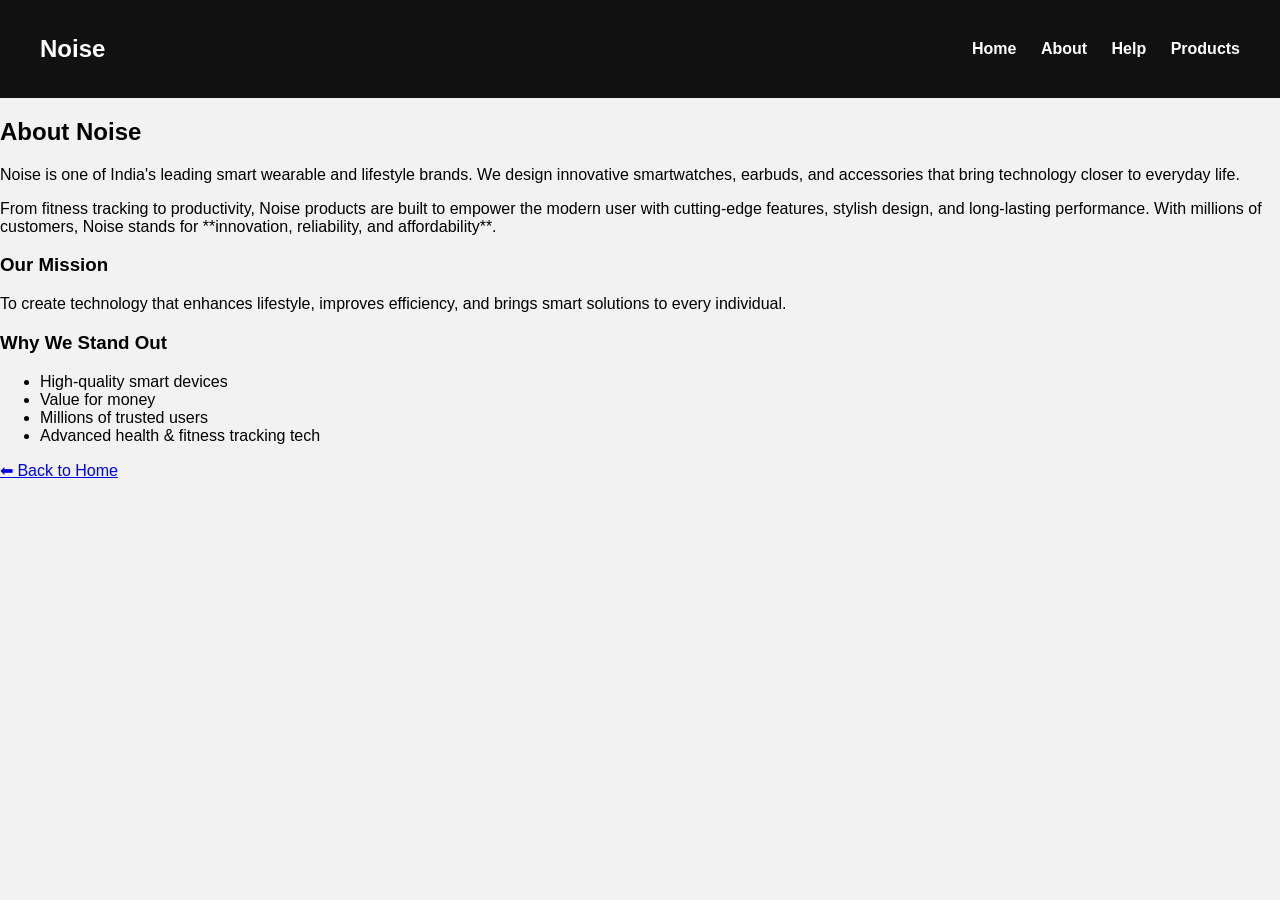
<file: about.html>
<!DOCTYPE html>
<html lang="en">

<head>
    <meta charset="UTF-8">
    <meta name="viewport" content="width=device-width, initial-scale=1.0">
    <title>About Noise</title>
    <link rel="stylesheet" href="style.css">
</head>

<body>

    <!-- Navbar -->
    <header>
        <h2 class="logo">Noise</h2>
        <nav>
            <a href="home.html">Home</a>
            <a href="about.html">About</a>
            <a href="#">Help</a>
            <a href="explore.html">Products</a>
        </nav>
    </header>

    <!-- About Section -->
    <section class="about-section">
        <h2>About Noise</h2>
        <p>
            Noise is one of India's leading smart wearable and lifestyle brands.  
            We design innovative smartwatches, earbuds, and accessories that bring technology   
            closer to everyday life.  
        </p>

        <p>
            From fitness tracking to productivity, Noise products are built to empower the modern user  
            with cutting-edge features, stylish design, and long-lasting performance.  
            With millions of customers, Noise stands for **innovation, reliability, and affordability**.
        </p>

        <h3>Our Mission</h3>
        <p>
            To create technology that enhances lifestyle, improves efficiency,  
            and brings smart solutions to every individual.
        </p>

        <h3>Why We Stand Out</h3>
        <ul>
            <li>High-quality smart devices</li>
            <li>Value for money</li>
            <li>Millions of trusted users</li>
            <li>Advanced health & fitness tracking tech</li>
        </ul>

        <a class="btn" href="home.html">⬅ Back to Home</a>
    </section>

</body>

</html>
</file>
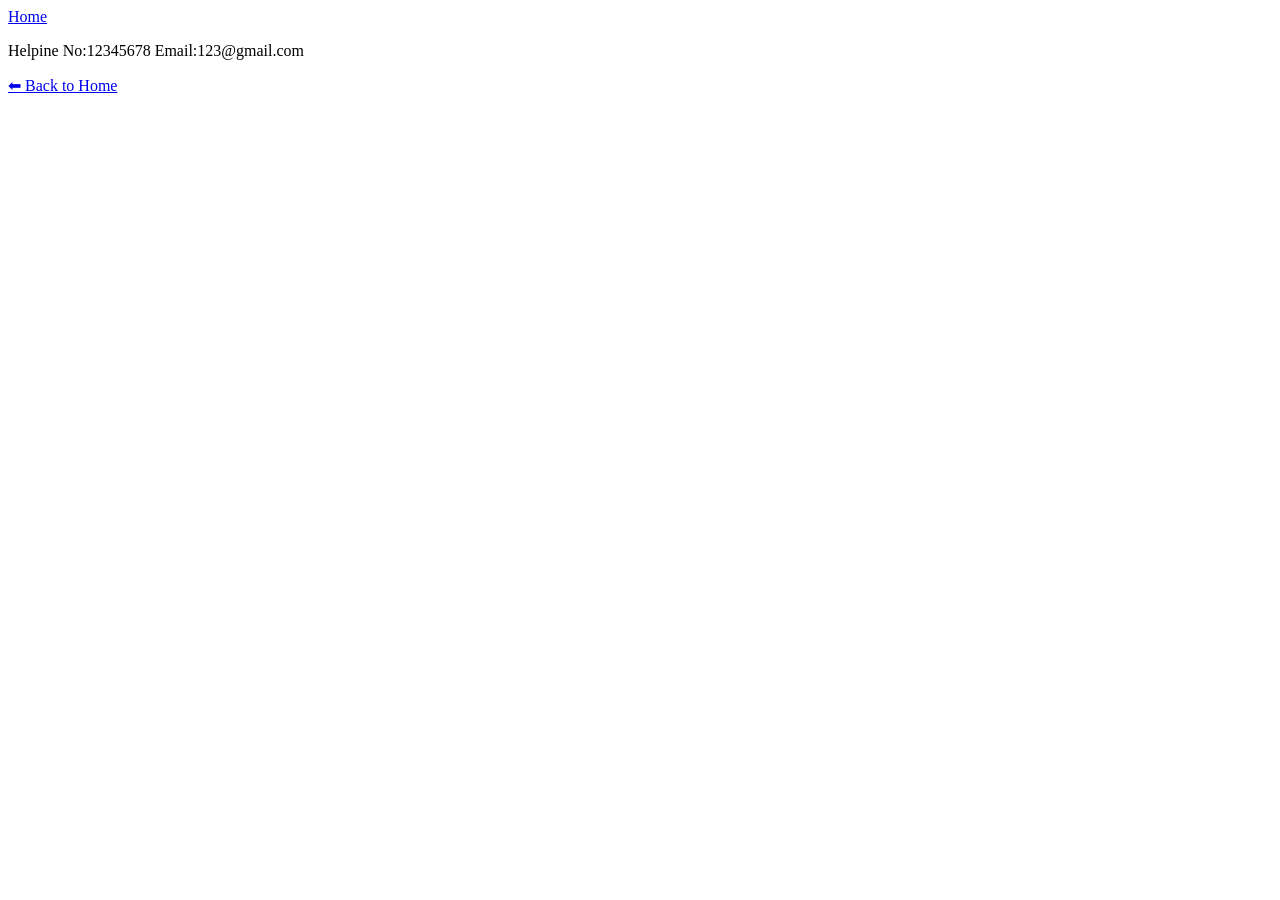
<file: contact.html>
<!DOCTYPE html>
<html lang="en">
<head>
    <meta charset="UTF-8">
    <meta name="viewport" content="width=device-width, initial-scale=1.0">
    <title>contact</title>
</head>
<body>
     <a href="home.html">Home</a>
    <p>Helpine No:12345678 
       Email:123@gmail.com 
    </p>

    <a class="btn" href="home.html">⬅ Back to Home</a>
</body>
</html>
</file>
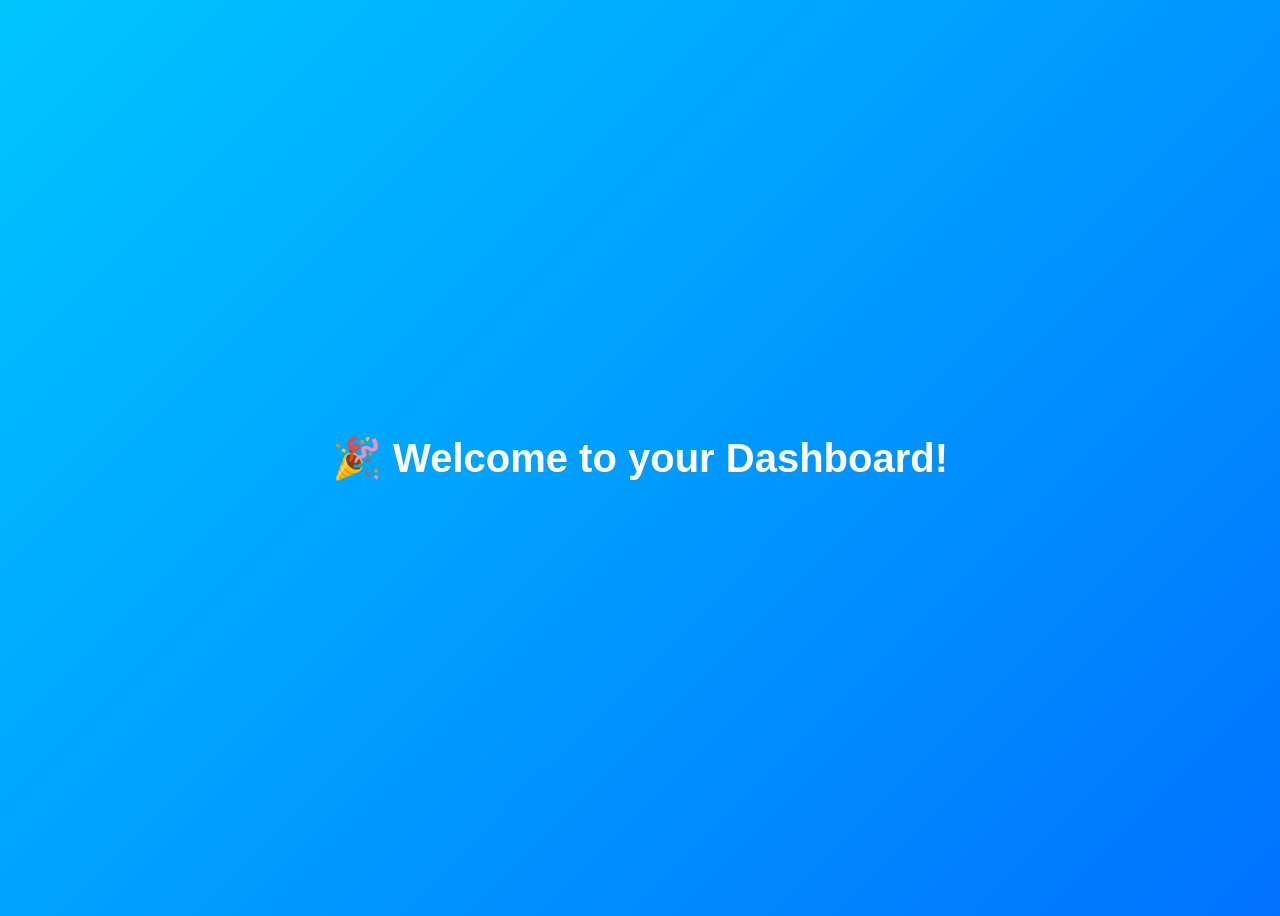
<file: dashboard.html>
<!DOCTYPE html>
<html>
<head>
    <title>Dashboard</title>
    <style>
        body {
            background: linear-gradient(135deg, #00c6ff, #0072ff);
            height: 100vh;
            display: flex;
            justify-content: center;
            align-items: center;
            color: white;
            font-family: Arial;
        }
        h1 {
            font-size: 40px;
            animation: fadeIn 1s ease;
        }
        @keyframes fadeIn {
            from {opacity: 0;}
            to {opacity: 1;}
        }
    </style>
</head>
<body>
    <h1>🎉 Welcome to your Dashboard!</h1>
</body>
</html>
</file>
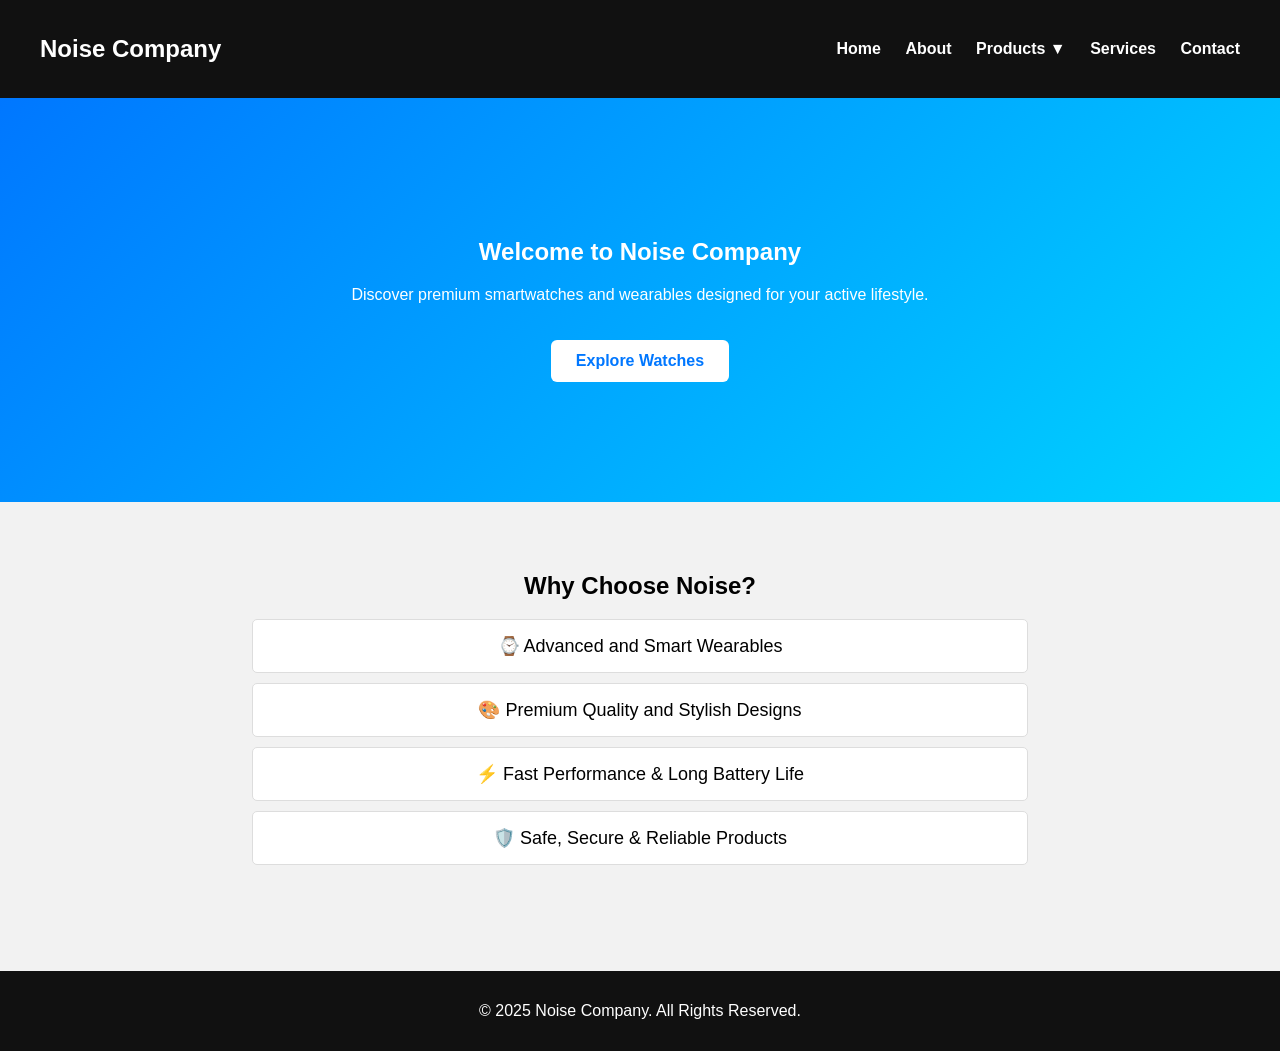
<file: home.html>
<!DOCTYPE html>
<html lang="en">

<head>
    <meta charset="UTF-8">
    <meta name="viewport" content="width=device-width, initial-scale=1.0">
    <title>Noise Company</title>
    <link rel="stylesheet" href="style.css">
</head>

<body>

    <!-- Navbar -->
    <header>
        <h2 class="logo">Noise Company</h2>
        <nav>
            <a href="#">Home</a>
            <a href="about.html">About</a>

            <!-- Hover Dropdown -->
            <div class="dropdown">
                <a href="#">Products ▼</a>
                <div class="dropdown-content">
                    <a href="#">Smart Watches</a>
                    <a href="#">Fitness Bands</a>
                    <a href="#">Premium Watches</a>
                </div>
            </div>

            <a href="#">Services</a>
            <a href="contact.html">Contact</a>
        </nav>
    </header>

    <!-- Hero Section -->
    <section class="hero">
        <h1>Welcome to Noise Company</h1>
        <p>Discover premium smartwatches and wearables designed for your active lifestyle.</p>
        <a class="btn" href="explore.html">Explore Watches</a>
    </section>

    <!-- Features Section -->
    <section class="features">
        <h2>Why Choose Noise?</h2>
        <ul>
            <li>⌚ Advanced and Smart Wearables</li>
            <li>🎨 Premium Quality and Stylish Designs</li>
            <li>⚡ Fast Performance & Long Battery Life</li>
            <li>🛡️ Safe, Secure & Reliable Products</li>
        </ul>
    </section>

    <!-- Footer -->
    <footer>
        <p>© 2025 Noise Company. All Rights Reserved.</p>
    </footer>

</body>

</html>
</file>
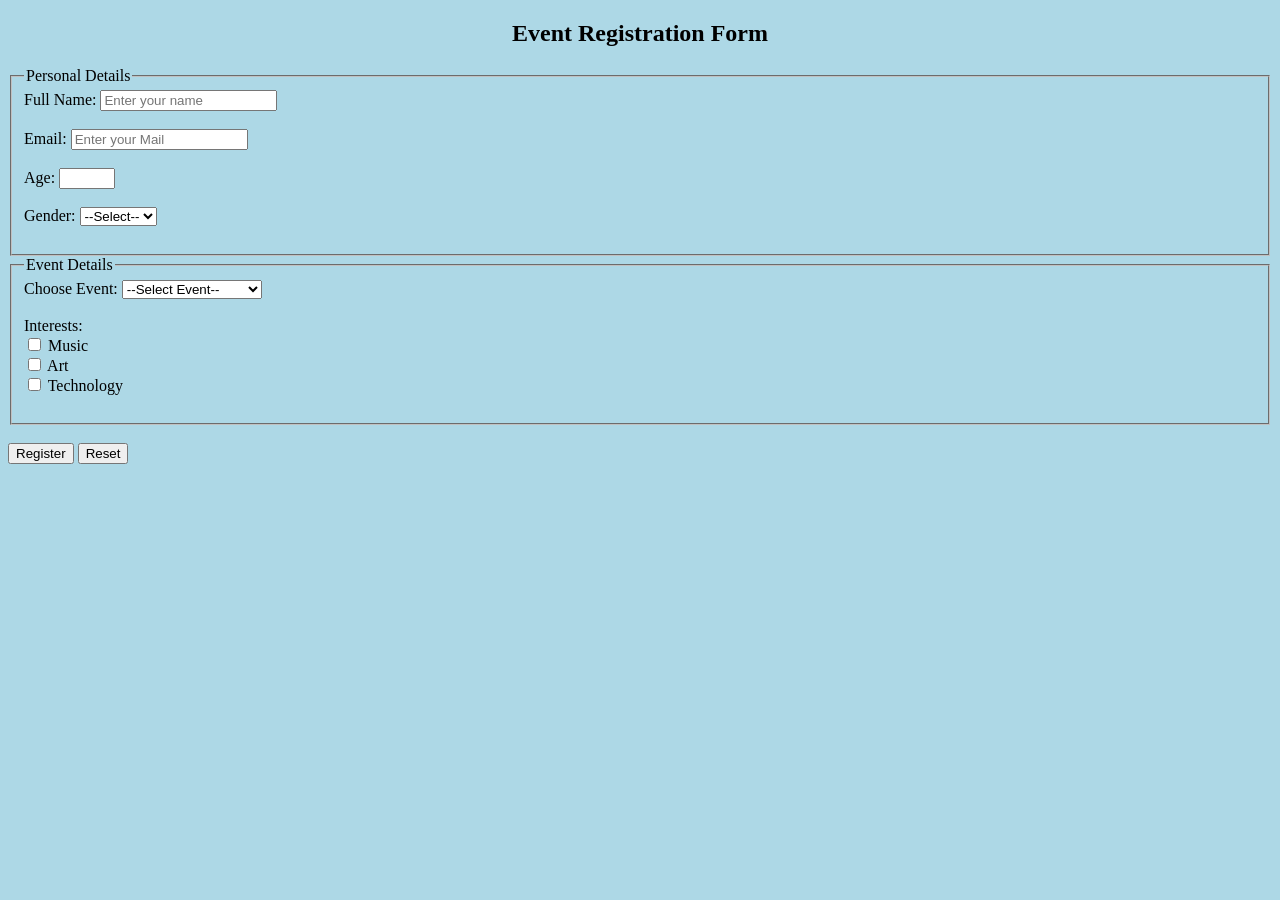
<file: p1.html>
<!DOCTYPE html>
<html lang="en">
<head>
<meta charset="UTF-8">
<title>Event Registration Form</title>
</head>
<body bgcolor="lightblue">
<h2><center>Event Registration Form</center></h2>
<form>
<fieldset>
<legend>Personal Details</legend>
<label for="name">Full Name:</label>
<input type="text" id="name" name="name" placeholder="Enter your name"
required><br><br>
<label for="email">Email:</label>
<input type="email" id="email" name="email" placeholder="Enter your Mail"
required><br><br>
<label for="age">Age:</label>
<input type="number" id="age" name="age" min="10" max="100"
required><br><br>
<label for="gender">Gender:</label>
<select id="gender" name="gender">
<option value="">--Select--</option>
<option value="male">Male</option>
<option value="female">Female</option>
<option value="other">Other</option>
</select><br><br>
</fieldset>
<fieldset>
<legend>Event Details</legend>
<label for="event">Choose Event:</label>
<select id="event" name="event" required>
<option value="">--Select Event--</option>
<option value="coding">Coding Competition</option>
<option value="debate">Debate</option>
<option value="sports">Sports</option>
</select><br><br>
<label>Interests:</label><br>
<input type="checkbox" name="interest" value="music"> Music<br>
<input type="checkbox" name="interest" value="art"> Art<br>
<input type="checkbox" name="interest" value="tech"> Technology<br><br>
</fieldset>
<br>
<input type="submit" value="Register">
<input type="reset" value="Reset">
</form>
</body>
</html>
</file>
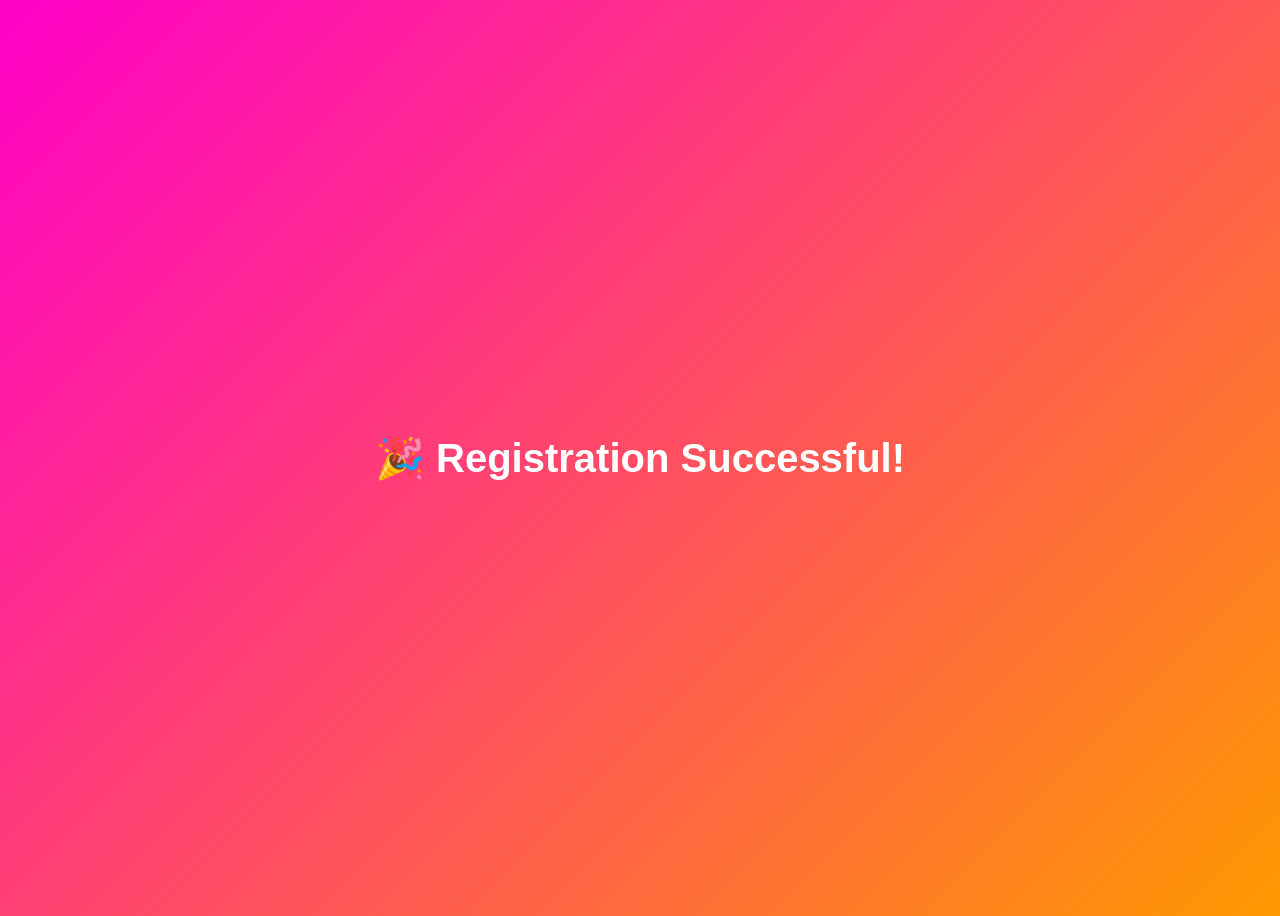
<file: welcome.html>
<!DOCTYPE html>
<html>
<head>
    <title>Welcome</title>
    <style>
        body {
            background: linear-gradient(135deg, #ff00c8, #ff9900);
            height: 100vh;
            display: flex;
            justify-content: center;
            align-items: center;
            color: white;
            font-family: Arial;
        }
        h1 {
            font-size: 40px;
            animation: pop 0.8s ease;
        }
        @keyframes pop {
            from {transform: scale(0.5); opacity: 0;}
            to {transform: scale(1); opacity: 1;}
        }
    </style>
</head>
<body>

    <h1>🎉 Registration Successful!</h1>

</body>
</html>
</file>
<file: style.css>
body {
    font-family: Arial, sans-serif;
    margin: 0;
    padding: 0;
    background: #f2f2f2;
}

/* NAVBAR */
header {
    display: flex;
    justify-content: space-between;
    align-items: center;
    padding: 15px 40px;
    background: #111;
    color: white;
}

header nav a {
    margin-left: 20px;
    color: white;
    text-decoration: none;
    font-weight: bold;
}

header nav a:hover {
    color: #4db8ff;
}

/* DROPDOWN */
.dropdown {
    display: inline-block;
    position: relative;
}

.dropdown-content {
    display: none;
    position: absolute;
    background: white;
    min-width: 160px;
    box-shadow: 0 4px 8px rgba(0,0,0,0.2);
    border-radius: 5px;
}

.dropdown-content a {
    color: black;
    padding: 10px 15px;
    text-decoration: none;
    display: block;
}

.dropdown-content a:hover {
    background: #ddd;
}

.dropdown:hover .dropdown-content {
    display: block;
}

/* HERO SECTION */
.hero {
    text-align: center;
    padding: 120px 20px;
    background: linear-gradient(135deg, #0077ff, #00d4ff);
    color: white;
}

.hero .btn {
    margin-top: 20px;
    display: inline-block;
    padding: 12px 25px;
    background: white;
    color: #0077ff;
    font-weight: bold;
    border-radius: 6px;
    text-decoration: none;
}

.hero .btn:hover {
    background: #e6e6e6;
}

/* FEATURES SECTION */
.features {
    text-align: center;
    padding: 50px 20px;
}

.features ul {
    list-style: none;
    padding: 0;
}

.features li {
    background: white;
    margin: 10px auto;
    padding: 15px;
    width: 60%;
    border-radius: 5px;
    border: 1px solid #ddd;
    font-size: 18px;
}

/* FOOTER */
footer {
    text-align: center;
    padding: 15px;
    background: #111;
    color: white;
    margin-top: 40px;
}
</file>
